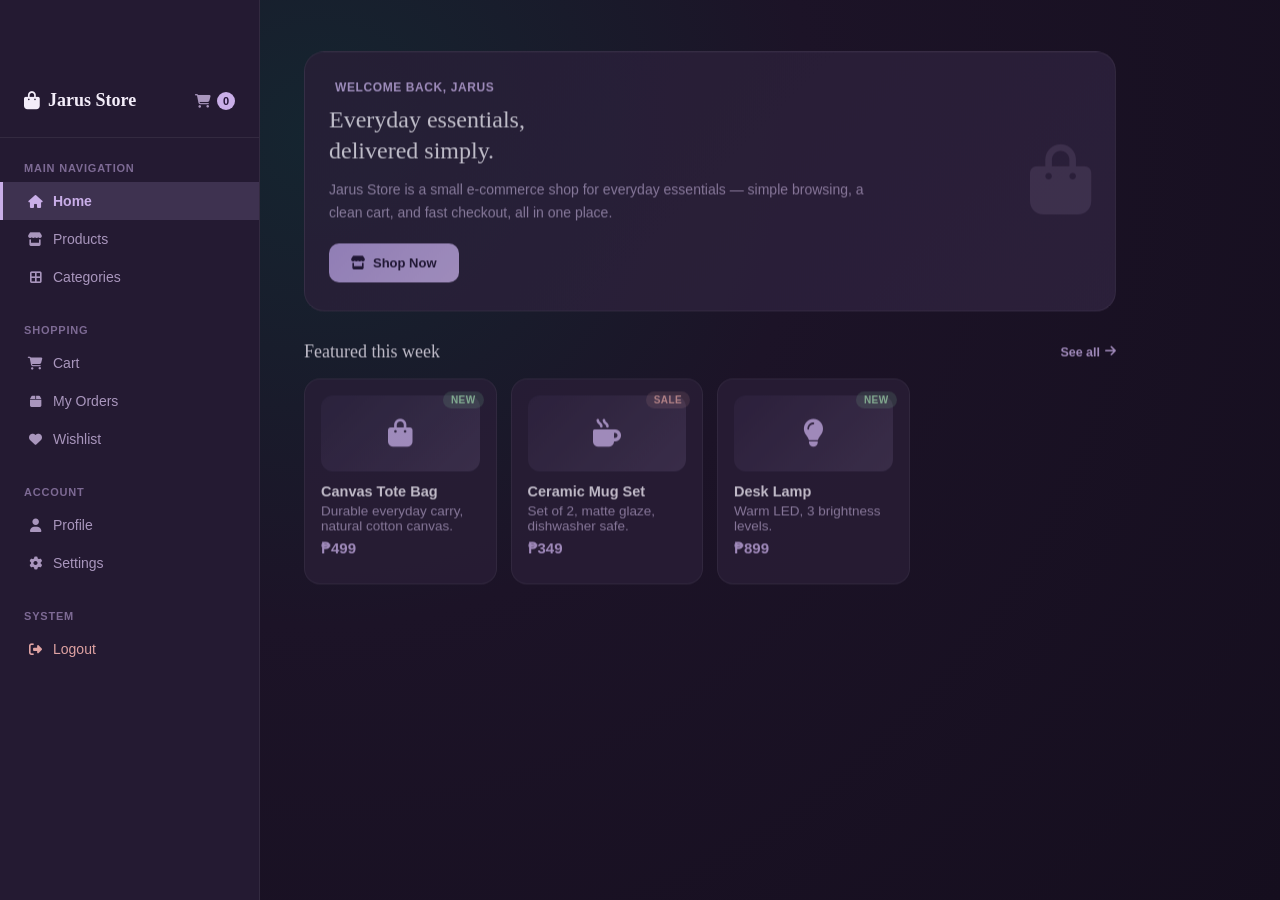
<file: index.html>
<!doctype html>
<html lang="en">
  <head>
    <meta charset="utf-8">
    <meta http-equiv="refresh" content="0; url=side-menu.html">
    <meta name="viewport" content="width=device-width,initial-scale=1">
    <title>Redirecting…</title>
  </head>
  <body>
    <p>Redirecting to <a href="side-menu.html">side-menu.html</a>. If you are not redirected, click the link.</p>
  </body>
</html>
</file>
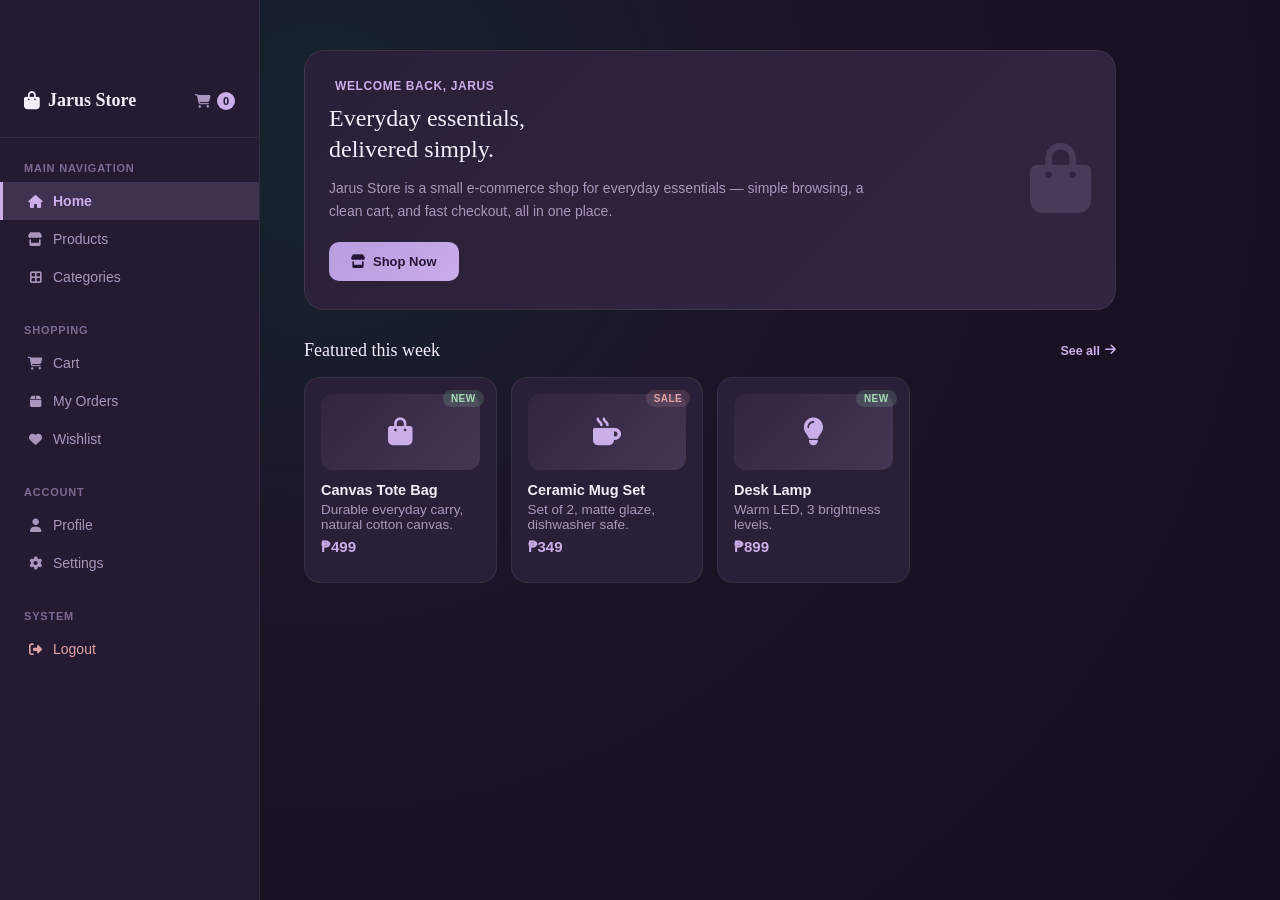
<file: side-menu.html>
<!DOCTYPE html>
<html lang="en">
<head>
<meta charset="UTF-8">
<meta name="viewport" content="width=device-width, initial-scale=1.0">
<title>Jarus Store</title>
<link rel="stylesheet" href="https://cdnjs.cloudflare.com/ajax/libs/font-awesome/6.5.1/css/all.min.css">
<link rel="stylesheet" href="side-menu.css">
</head>
<body>
  <!-- Mobile top bar -->
  <header class="topbar">
    <button class="menu-toggle" id="menuToggle" aria-label="Open menu">
      <span></span><span></span><span></span>
    </button>
    <div class="topbar-brand"><i class="fa-solid fa-bag-shopping"></i> Jarus Store</div>
    <button class="topbar-cart" id="topbarCartBtn" aria-label="Open cart">
      <i class="fa-solid fa-cart-shopping"></i>
      <span class="cart-badge" id="cartBadgeMobile">0</span>
    </button>
  </header>

  <div class="overlay" id="overlay"></div>

  <!-- Side menu bar container -->
  <aside class="sidebar" id="sidebar">

    <div class="store-name">
      <span class="brand"><i class="fa-solid fa-bag-shopping"></i> Jarus Store</span>
      <span class="cart-badge-wrap">
        <i class="fa-solid fa-cart-shopping"></i>
        <span class="cart-badge" id="cartBadge">0</span>
      </span>
    </div>

    <nav class="menu">

      <div class="menu-group">
        <p class="group-title">Main Navigation</p>
        <a href="#" class="menu-item active" data-page="home"><i class="fa-solid fa-house"></i> Home</a>
        <a href="#" class="menu-item" data-page="products"><i class="fa-solid fa-store"></i> Products</a>
        <a href="#" class="menu-item" data-page="categories"><i class="fa-solid fa-border-all"></i> Categories</a>
      </div>

      <div class="menu-group">
        <p class="group-title">Shopping</p>
        <a href="#" class="menu-item" data-page="cart"><i class="fa-solid fa-cart-shopping"></i> Cart</a>
        <a href="#" class="menu-item" data-page="orders"><i class="fa-solid fa-box"></i> My Orders</a>
        <a href="#" class="menu-item" data-page="wishlist"><i class="fa-solid fa-heart"></i> Wishlist</a>
      </div>

      <div class="menu-group">
        <p class="group-title">Account</p>
        <a href="#" class="menu-item" data-page="profile"><i class="fa-solid fa-user"></i> Profile</a>
        <a href="#" class="menu-item" data-page="settings"><i class="fa-solid fa-gear"></i> Settings</a>
      </div>

      <div class="menu-group">
        <p class="group-title">System</p>
        <a href="#" class="menu-item logout-link" id="logoutBtn" data-page="logout"><i class="fa-solid fa-right-from-bracket"></i> Logout</a>
      </div>

    </nav>
  </aside>

  <!-- Main content area -->
  <main class="main-content">

    <!-- HOME -->
    <section class="page active" id="page-home">
      <div class="hero">
        <div class="hero-text">
          <p class="eyebrow"><i class="fa-solid fa-sparkles"></i> Welcome back, Jarus</p>
          <h1>Everyday essentials,<br>delivered simply.</h1>
          <p class="lead">Jarus Store is a small e-commerce shop for everyday essentials — simple browsing, a clean cart, and fast checkout, all in one place.</p>
          <button class="btn btn-primary hero-cta" data-goto="products"><i class="fa-solid fa-store"></i> Shop Now</button>
        </div>
        <div class="hero-icon"><i class="fa-solid fa-bag-shopping"></i></div>
      </div>

      <div class="section-head">
        <h2 class="section-heading">Featured this week</h2>
        <a href="#" class="see-all" data-goto="products">See all <i class="fa-solid fa-arrow-right"></i></a>
      </div>
      <div class="card-grid">
        <div class="card feature-card">
          <span class="badge badge-new">New</span>
          <div class="product-thumb thumb-tote"><i class="fa-solid fa-bag-shopping"></i></div>
          <h3>Canvas Tote Bag</h3>
          <p class="muted">Durable everyday carry, natural cotton canvas.</p>
          <p class="price">₱499</p>
        </div>
        <div class="card feature-card">
          <span class="badge badge-sale">Sale</span>
          <div class="product-thumb thumb-mug"><i class="fa-solid fa-mug-hot"></i></div>
          <h3>Ceramic Mug Set</h3>
          <p class="muted">Set of 2, matte glaze, dishwasher safe.</p>
          <p class="price">₱349</p>
        </div>
        <div class="card feature-card">
          <span class="badge badge-new">New</span>
          <div class="product-thumb thumb-lamp"><i class="fa-solid fa-lightbulb"></i></div>
          <h3>Desk Lamp</h3>
          <p class="muted">Warm LED, 3 brightness levels.</p>
          <p class="price">₱899</p>
        </div>
      </div>
    </section>

    <!-- PRODUCTS -->
    <section class="page" id="page-products">
      <div class="page-header">
        <div>
          <h1>Products</h1>
          <p class="lead">Browse our current catalog and add items to your cart.</p>
        </div>
      </div>

      <div class="search-bar">
        <i class="fa-solid fa-magnifying-glass"></i>
        <input type="text" id="productSearch" placeholder="Search products...">
      </div>

      <div class="card-grid product-grid" id="productGrid">
        <div class="card product-card" data-search="canvas tote bag">
          <span class="badge badge-new">New</span>
          <div class="product-thumb thumb-tote"><i class="fa-solid fa-bag-shopping"></i></div>
          <h3>Canvas Tote Bag</h3>
          <div class="rating"><i class="fa-solid fa-star"></i><i class="fa-solid fa-star"></i><i class="fa-solid fa-star"></i><i class="fa-solid fa-star"></i><i class="fa-regular fa-star"></i> <span class="muted">(42)</span></div>
          <p class="price">₱499</p>
          <div class="qty-stepper" data-id="tote">
            <button class="qty-btn qty-minus" type="button">−</button>
            <span class="qty-value">1</span>
            <button class="qty-btn qty-plus" type="button">+</button>
          </div>
          <button class="btn btn-primary add-cart-btn" data-id="tote" data-name="Canvas Tote Bag" data-price="499" data-icon="fa-bag-shopping"><i class="fa-solid fa-cart-plus"></i> Add to Cart</button>
        </div>

        <div class="card product-card" data-search="ceramic mug set">
          <span class="badge badge-sale">Sale</span>
          <div class="product-thumb thumb-mug"><i class="fa-solid fa-mug-hot"></i></div>
          <h3>Ceramic Mug Set</h3>
          <div class="rating"><i class="fa-solid fa-star"></i><i class="fa-solid fa-star"></i><i class="fa-solid fa-star"></i><i class="fa-solid fa-star"></i><i class="fa-solid fa-star"></i> <span class="muted">(87)</span></div>
          <p class="price">₱349</p>
          <div class="qty-stepper" data-id="mug">
            <button class="qty-btn qty-minus" type="button">−</button>
            <span class="qty-value">1</span>
            <button class="qty-btn qty-plus" type="button">+</button>
          </div>
          <button class="btn btn-primary add-cart-btn" data-id="mug" data-name="Ceramic Mug Set" data-price="349" data-icon="fa-mug-hot"><i class="fa-solid fa-cart-plus"></i> Add to Cart</button>
        </div>

        <div class="card product-card" data-search="desk lamp">
          <div class="product-thumb thumb-lamp"><i class="fa-solid fa-lightbulb"></i></div>
          <h3>Desk Lamp</h3>
          <div class="rating"><i class="fa-solid fa-star"></i><i class="fa-solid fa-star"></i><i class="fa-solid fa-star"></i><i class="fa-solid fa-star"></i><i class="fa-regular fa-star"></i> <span class="muted">(56)</span></div>
          <p class="price">₱899</p>
          <div class="qty-stepper" data-id="lamp">
            <button class="qty-btn qty-minus" type="button">−</button>
            <span class="qty-value">1</span>
            <button class="qty-btn qty-plus" type="button">+</button>
          </div>
          <button class="btn btn-primary add-cart-btn" data-id="lamp" data-name="Desk Lamp" data-price="899" data-icon="fa-lightbulb"><i class="fa-solid fa-cart-plus"></i> Add to Cart</button>
        </div>

        <div class="card product-card" data-search="wireless mouse">
          <div class="product-thumb thumb-mouse"><i class="fa-solid fa-computer-mouse"></i></div>
          <h3>Wireless Mouse</h3>
          <div class="rating"><i class="fa-solid fa-star"></i><i class="fa-solid fa-star"></i><i class="fa-solid fa-star"></i><i class="fa-solid fa-star"></i><i class="fa-solid fa-star"></i> <span class="muted">(120)</span></div>
          <p class="price">₱650</p>
          <div class="qty-stepper" data-id="mouse">
            <button class="qty-btn qty-minus" type="button">−</button>
            <span class="qty-value">1</span>
            <button class="qty-btn qty-plus" type="button">+</button>
          </div>
          <button class="btn btn-primary add-cart-btn" data-id="mouse" data-name="Wireless Mouse" data-price="650" data-icon="fa-computer-mouse"><i class="fa-solid fa-cart-plus"></i> Add to Cart</button>
        </div>
      </div>
      <p class="empty-state search-empty" id="searchEmpty" style="display:none;">No products match your search.</p>
    </section>

    <!-- CATEGORIES -->
    <section class="page" id="page-categories">
      <h1>Categories</h1>
      <p class="lead">Shop by category to find what you need faster.</p>

      <div class="card-grid category-grid">
        <div class="card category-card">
          <div class="category-icon icon-home"><i class="fa-solid fa-couch"></i></div>
          <h3>Home &amp; Living</h3>
          <p class="muted">Mugs, lamps, and small decor pieces for your space.</p>
        </div>
        <div class="card category-card">
          <div class="category-icon icon-bags"><i class="fa-solid fa-briefcase"></i></div>
          <h3>Bags &amp; Accessories</h3>
          <p class="muted">Totes, pouches, and everyday carry essentials.</p>
        </div>
        <div class="card category-card">
          <div class="category-icon icon-tech"><i class="fa-solid fa-microchip"></i></div>
          <h3>Tech &amp; Gadgets</h3>
          <p class="muted">Simple, useful gadgets for work and study.</p>
        </div>
      </div>
    </section>

    <!-- CART -->
    <section class="page" id="page-cart">
      <h1>Cart</h1>
      <p class="lead">Review your items, adjust quantity, or remove them before checkout.</p>

      <div class="cart-layout">
        <div class="cart-items" id="cartList">
          <p class="empty-state"><i class="fa-solid fa-cart-shopping"></i><br>Your cart is empty. Add items from the Products page.</p>
        </div>

        <div class="order-summary">
          <h3><i class="fa-solid fa-receipt"></i> Order Summary</h3>
          <div class="summary-row">
            <span class="muted">Subtotal</span>
            <span id="cartSubtotal">₱0</span>
          </div>
          <div class="summary-row">
            <span class="muted">Shipping</span>
            <span id="cartShipping">₱0</span>
          </div>
          <div class="summary-row summary-total">
            <span>Total</span>
            <span id="cartTotal">₱0</span>
          </div>
          <button class="btn btn-primary checkout-btn" id="checkoutBtn"><i class="fa-solid fa-lock"></i> Checkout</button>
        </div>
      </div>
    </section>

    <!-- MY ORDERS -->
    <section class="page" id="page-orders">
      <h1>My Orders</h1>
      <p class="lead">A history of your recent purchases. New orders from checkout appear here as Pending.</p>

      <div class="list-panel" id="ordersList"></div>
    </section>

    <!-- WISHLIST -->
    <section class="page" id="page-wishlist">
      <h1>Wishlist</h1>
      <p class="lead">Saved items you might want to buy later.</p>

      <div class="list-panel">
        <div class="row-item">
          <div class="row-main">
            <span class="row-thumb"><i class="fa-solid fa-book"></i></span>
            <div>
              <strong>Leather Journal</strong>
              <p class="muted">A5 dotted pages, saddle-brown cover.</p>
            </div>
          </div>
          <button class="btn btn-small move-cart-btn" data-id="journal" data-name="Leather Journal" data-price="399" data-icon="fa-book"><i class="fa-solid fa-cart-plus"></i> Move to Cart</button>
        </div>
        <div class="row-item">
          <div class="row-main">
            <span class="row-thumb"><i class="fa-solid fa-bottle-water"></i></span>
            <div>
              <strong>Insulated Bottle</strong>
              <p class="muted">Keeps drinks cold for up to 24 hours.</p>
            </div>
          </div>
          <button class="btn btn-small move-cart-btn" data-id="bottle" data-name="Insulated Bottle" data-price="550" data-icon="fa-bottle-water"><i class="fa-solid fa-cart-plus"></i> Move to Cart</button>
        </div>
        <div class="row-item">
          <div class="row-main">
            <span class="row-thumb"><i class="fa-solid fa-box-archive"></i></span>
            <div>
              <strong>Desk Organizer</strong>
              <p class="muted">Bamboo tray with 4 compartments.</p>
            </div>
          </div>
          <button class="btn btn-small move-cart-btn" data-id="organizer" data-name="Desk Organizer" data-price="299" data-icon="fa-box-archive"><i class="fa-solid fa-cart-plus"></i> Move to Cart</button>
        </div>
      </div>
    </section>

    <!-- PROFILE -->
    <section class="page" id="page-profile">
      <h1>Profile</h1>
      <p class="lead">Sample user information for this account.</p>

      <div class="profile-card">
        <div class="avatar">MJ</div>
        <div>
          <h3>Maine Jarus Consul</h3>
          <p class="muted">2nd Year · BS Information Technology</p>
        </div>
      </div>

      <div class="list-panel info-panel">
        <div class="info-row"><span class="muted"><i class="fa-solid fa-user"></i> Name</span><span>Maine Jarus Consul</span></div>
        <div class="info-row"><span class="muted"><i class="fa-solid fa-envelope"></i> Email</span><span>jarus@gmail.com</span></div>
        <div class="info-row"><span class="muted"><i class="fa-solid fa-graduation-cap"></i> Course</span><span>BS Information Technology</span></div>
        <div class="info-row"><span class="muted"><i class="fa-solid fa-layer-group"></i> Year Level</span><span>2nd Year</span></div>
      </div>
    </section>

    <!-- SETTINGS -->
    <section class="page" id="page-settings">
      <h1>Settings</h1>
      <p class="lead">Manage your account preferences.</p>

      <div class="list-panel">
        <div class="row-item">
          <div class="row-main">
            <span class="row-thumb"><i class="fa-solid fa-user-gear"></i></span>
            <div>
              <strong>Account Settings</strong>
              <p class="muted">Update your name, email, and password.</p>
            </div>
          </div>
          <button class="btn btn-small">Manage</button>
        </div>
        <div class="row-item">
          <div class="row-main">
            <span class="row-thumb"><i class="fa-solid fa-shield-halved"></i></span>
            <div>
              <strong>Privacy Settings</strong>
              <p class="muted">Control who can see your profile and orders.</p>
            </div>
          </div>
          <label class="switch">
            <input type="checkbox" checked>
            <span class="slider"></span>
          </label>
        </div>
        <div class="row-item">
          <div class="row-main">
            <span class="row-thumb"><i class="fa-solid fa-bell"></i></span>
            <div>
              <strong>Notification Settings</strong>
              <p class="muted">Choose which updates you want to receive.</p>
            </div>
          </div>
          <label class="switch">
            <input type="checkbox" checked>
            <span class="slider"></span>
          </label>
        </div>
        <div class="row-item">
          <div class="row-main">
            <span class="row-thumb"><i class="fa-solid fa-circle-half-stroke"></i></span>
            <div>
              <strong>Theme</strong>
              <p class="muted">Switch between dark and light mode.</p>
            </div>
          </div>
          <button class="btn btn-small" id="themeToggleBtn">Toggle Theme</button>
        </div>
      </div>
    </section>

    <!-- LOGOUT -->
    <section class="page" id="page-logout">
      <div class="logout-panel">
        <div class="logout-icon"><i class="fa-solid fa-right-from-bracket"></i></div>
        <h1>Logout</h1>
        <p class="lead">This page represents the logout section of the app.</p>
        <p class="muted">Clicking below will end your current session. In this assignment build, it just shows a confirmation message — no account is actually connected yet.</p>
        <button class="btn btn-primary" id="logoutPageBtn"><i class="fa-solid fa-right-from-bracket"></i> Log Out</button>
      </div>
    </section>

  </main>

  <!-- Mobile bottom nav -->
  <nav class="bottom-nav" id="bottomNav">
    <a href="#" class="bottom-nav-item active" data-page="home"><i class="fa-solid fa-house"></i><span>Home</span></a>
    <a href="#" class="bottom-nav-item" data-page="products"><i class="fa-solid fa-store"></i><span>Shop</span></a>
    <a href="#" class="bottom-nav-item" data-page="cart"><i class="fa-solid fa-cart-shopping"></i><span>Cart</span></a>
    <a href="#" class="bottom-nav-item" data-page="wishlist"><i class="fa-solid fa-heart"></i><span>Wishlist</span></a>
    <a href="#" class="bottom-nav-item" data-page="profile"><i class="fa-solid fa-user"></i><span>Profile</span></a>
  </nav>

<script src="side-menu.js"></script>
</body>
</html>
</file>
<file: side-menu.css>
:root{
  --bg-1: #1c1327;
  --bg-2: #150e1e;
  --sidebar-bg: #241a32;
  --card-bg: #2a1f38;
  --card-soft: #322542;
  --teal: #c9aee8;
  --teal-soft: rgba(201,174,232,0.16);
  --coral: #e0a3a3;
  --coral-soft: rgba(224,163,163,0.16);
  --text: #f3edf9;
  --text-dim: #a996bd;
  --group-title: #7d6a94;
  --border-soft: rgba(255,255,255,0.07);
  --green: #a3d9b1;
  --amber: #e3c98f;
  --red: #e0a3a3;
}

body.light-theme{
  --bg-1: #f3eef9;
  --bg-2: #ffffff;
  --sidebar-bg: #ffffff;
  --card-bg: #faf7fd;
  --card-soft: #efe6f7;
  --teal: #8a5fc4;
  --teal-soft: rgba(138,95,196,0.12);
  --coral: #c46f6f;
  --coral-soft: rgba(196,111,111,0.12);
  --text: #241537;
  --text-dim: #7a6a8c;
  --group-title: #9a8caa;
  --border-soft: rgba(0,0,0,0.08);
}

*{ box-sizing: border-box; }

html, body{
  height: 100%;
  margin: 0;
}

body{
  font-family: 'Segoe UI', Tahoma, Geneva, Verdana, sans-serif;
  background: radial-gradient(circle at 25% 15%, #152530 0%, var(--bg-1) 40%, var(--bg-2) 100%);
  color: var(--text);
  transition: background 0.3s ease, color 0.3s ease;
}

body.light-theme{
  background: radial-gradient(circle at 25% 15%, #e3f3f0 0%, var(--bg-1) 40%, var(--bg-2) 100%);
}

a{ text-decoration: none; }

/* ---------- Mobile top bar ---------- */
.topbar{
  display: flex;
  align-items: center;
  justify-content: space-between;
  position: fixed;
  top: 0; left: 0; right: 0;
  height: 64px;
  padding: 0 16px;
  background: var(--sidebar-bg);
  border-bottom: 1px solid var(--border-soft);
  z-index: 30;
}

.topbar-brand{
  font-family: Georgia, 'Times New Roman', serif;
  font-weight: 600;
  font-size: 16px;
  display: flex;
  align-items: center;
  gap: 8px;
  color: var(--text);
}

.topbar-cart{
  position: relative;
  background: var(--card-soft);
  border: 1px solid var(--border-soft);
  border-radius: 10px;
  width: 38px;
  height: 38px;
  color: var(--text);
  font-size: 15px;
  cursor: pointer;
  display: flex;
  align-items: center;
  justify-content: center;
}

.topbar-cart .cart-badge{
  position: absolute;
  top: -6px;
  right: -6px;
}

/* Menu toggle button (hamburger) */
.menu-toggle{
  width: 38px;
  height: 38px;
  background: var(--card-soft);
  border: 1px solid var(--border-soft);
  border-radius: 10px;
  display: flex;
  flex-direction: column;
  align-items: center;
  justify-content: center;
  gap: 5px;
  cursor: pointer;
  transition: background 0.2s ease;
}

.menu-toggle:hover{
  background: var(--teal-soft);
}

.menu-toggle span{
  width: 16px;
  height: 2px;
  background: var(--text);
  border-radius: 2px;
  transition: transform 0.25s ease, opacity 0.25s ease;
}

.menu-toggle.open span:nth-child(1){ transform: translateY(7px) rotate(45deg); }
.menu-toggle.open span:nth-child(2){ opacity: 0; }
.menu-toggle.open span:nth-child(3){ transform: translateY(-7px) rotate(-45deg); }

/* ---------- Sidebar ---------- */
.sidebar{
  position: fixed;
  top: 0;
  left: 0;
  height: 100%;
  width: 260px;
  background: var(--sidebar-bg);
  box-shadow: 8px 0 30px rgba(10,5,18,0.4);
  transform: translateX(-100%);
  transition: transform 0.3s ease, background 0.3s ease;
  z-index: 25;
  padding: 90px 0 30px;
  overflow-y: auto;
}

.sidebar.open{
  transform: translateX(0);
}

.store-name{
  font-family: Georgia, 'Times New Roman', serif;
  font-size: 18px;
  font-weight: 600;
  color: var(--text);
  padding: 0 24px 26px;
  margin-bottom: 10px;
  border-bottom: 1px solid var(--border-soft);
  display: flex;
  align-items: center;
  justify-content: space-between;
}

.brand{
  display: flex;
  align-items: center;
  gap: 8px;
}

.cart-badge-wrap{
  font-family: 'Segoe UI', Tahoma, Geneva, Verdana, sans-serif;
  font-size: 14px;
  color: var(--text-dim);
  display: flex;
  align-items: center;
  gap: 6px;
}

.cart-badge{
  background: var(--teal);
  color: #241537;
  font-weight: 700;
  font-size: 11px;
  min-width: 18px;
  height: 18px;
  border-radius: 999px;
  display: inline-flex;
  align-items: center;
  justify-content: center;
  padding: 0 5px;
  transition: transform 0.15s ease;
}

.cart-badge.bump{ transform: scale(1.3); }

.menu{ display: flex; flex-direction: column; }
.menu-group{ padding: 14px 0; }

.group-title{
  font-size: 11px;
  font-weight: 600;
  letter-spacing: 0.8px;
  text-transform: uppercase;
  color: var(--group-title);
  padding: 0 24px;
  margin: 0 0 8px;
}

.menu-item{
  display: flex;
  align-items: center;
  gap: 10px;
  padding: 11px 24px;
  font-size: 14px;
  color: var(--text-dim);
  border-left: 3px solid transparent;
  transition: background 0.2s ease, color 0.2s ease, border-color 0.2s ease;
}

.menu-item i{ width: 16px; text-align: center; font-size: 13px; }

.menu-item:hover{ background: var(--teal-soft); color: var(--text); }

.menu-item.active{
  background: var(--teal-soft);
  color: var(--teal);
  font-weight: 600;
  border-left: 3px solid var(--teal);
}

.logout-link{ color: var(--red); }
.logout-link:hover{ background: rgba(224,163,163,0.12); color: var(--red); }

.overlay{
  position: fixed;
  inset: 0;
  background: rgba(10,5,18,0.5);
  opacity: 0;
  pointer-events: none;
  transition: opacity 0.3s ease;
  z-index: 20;
}

.overlay.show{ opacity: 1; pointer-events: auto; }

/* ---------- Main content ---------- */
.main-content{
  padding: 84px 16px 90px;
  max-width: 900px;
  margin: 0 auto;
}

.page{ display: none; animation: fadeIn 0.25s ease; }
.page.active{ display: block; }

@keyframes fadeIn{
  from{ opacity: 0; transform: translateY(6px); }
  to{ opacity: 1; transform: translateY(0); }
}

.main-content h1{
  font-family: Georgia, 'Times New Roman', serif;
  font-weight: 500;
  font-size: 24px;
  margin: 0 0 10px;
}

.section-heading{
  font-family: Georgia, 'Times New Roman', serif;
  font-weight: 500;
  font-size: 18px;
  margin: 0;
}

.section-head{
  display: flex;
  align-items: center;
  justify-content: space-between;
  margin: 30px 0 14px;
}

.see-all{
  font-size: 12.5px;
  font-weight: 600;
  color: var(--teal);
  display: flex;
  align-items: center;
  gap: 5px;
}

.lead{
  font-size: 14px;
  line-height: 1.6;
  color: var(--text-dim);
  margin: 0 0 6px;
  max-width: 560px;
}

.muted{ color: var(--text-dim); font-size: 13.5px; margin: 4px 0 0; }
.muted i{ width: 14px; text-align: center; margin-right: 2px; }

/* ---------- Hero (Home) ---------- */
.hero{
  background: linear-gradient(135deg, var(--card-bg), var(--card-soft));
  border: 1px solid var(--border-soft);
  border-radius: 20px;
  padding: 28px 24px;
  display: flex;
  align-items: center;
  justify-content: space-between;
  gap: 20px;
  overflow: hidden;
  position: relative;
}

.eyebrow{
  font-size: 12px;
  font-weight: 600;
  color: var(--teal);
  text-transform: uppercase;
  letter-spacing: 0.6px;
  display: flex;
  align-items: center;
  gap: 6px;
  margin: 0 0 10px;
}

.hero-text h1{
  font-size: 24px;
  line-height: 1.3;
  margin: 0 0 12px;
}

.hero-cta{ margin-top: 14px; }

.hero-icon{
  font-size: 70px;
  color: var(--teal-soft);
  flex-shrink: 0;
  display: none;
}

/* ---------- Card grid & product cards ---------- */
.card-grid{
  display: grid;
  grid-template-columns: repeat(auto-fill, minmax(160px, 1fr));
  gap: 14px;
  margin-top: 16px;
}

.card{
  background: var(--card-bg);
  border: 1px solid var(--border-soft);
  border-radius: 16px;
  padding: 16px;
  position: relative;
  transition: transform 0.2s ease, box-shadow 0.2s ease, background 0.3s ease;
}

.card:hover{
  transform: translateY(-3px);
  box-shadow: 0 12px 24px rgba(10,5,18,0.3);
}

.card h3{ font-size: 14.5px; margin: 0 0 4px; }

.badge{
  position: absolute;
  top: 12px;
  right: 12px;
  font-size: 10px;
  font-weight: 700;
  text-transform: uppercase;
  letter-spacing: 0.4px;
  padding: 3px 8px;
  border-radius: 999px;
  z-index: 2;
}

.badge-new{ background: rgba(143,214,168,0.18); color: var(--green); }
.badge-sale{ background: var(--coral-soft); color: var(--coral); }

.price{ font-weight: 700; color: var(--teal); margin: 6px 0 10px; font-size: 15px; }

/* Product thumbnails */
.product-thumb{
  width: 100%;
  height: 88px;
  border-radius: 12px;
  background: linear-gradient(135deg, var(--card-soft), var(--teal-soft));
  display: flex;
  align-items: center;
  justify-content: center;
  font-size: 32px;
  color: var(--teal);
  margin-bottom: 12px;
}

.feature-card .product-thumb{ height: 76px; font-size: 28px; }

.rating{
  font-size: 11px;
  color: var(--amber);
  letter-spacing: 1px;
  margin: 2px 0 4px;
}

.rating i{ font-size: 10px; }
.rating .muted{ font-size: 11px; letter-spacing: normal; color: var(--text-dim); }

/* Quantity stepper */
.qty-stepper{
  display: flex;
  align-items: center;
  gap: 10px;
  margin: 10px 0 12px;
}

.qty-btn{
  width: 26px;
  height: 26px;
  border-radius: 8px;
  border: 1px solid var(--border-soft);
  background: var(--card-soft);
  color: var(--text);
  font-size: 15px;
  font-weight: 700;
  line-height: 1;
  cursor: pointer;
  display: flex;
  align-items: center;
  justify-content: center;
  transition: background 0.2s ease;
}

.qty-btn:hover{ background: var(--teal-soft); color: var(--teal); }

.qty-value{ min-width: 18px; text-align: center; font-weight: 600; font-size: 13px; }

.product-card{ display: flex; flex-direction: column; align-items: flex-start; text-align: left; }
.product-card .btn-primary{ width: 100%; }

/* Category cards */
.category-card{ text-align: center; }

.category-icon{
  width: 56px;
  height: 56px;
  border-radius: 16px;
  display: flex;
  align-items: center;
  justify-content: center;
  font-size: 22px;
  margin: 0 auto 12px;
}

.icon-home{ background: rgba(163,217,177,0.15); color: var(--green); }
.icon-bags{ background: var(--teal-soft); color: var(--teal); }
.icon-tech{ background: rgba(227,201,143,0.18); color: var(--amber); }

/* ---------- Buttons ---------- */
.btn{
  background: var(--card-soft);
  color: var(--text);
  border: 1px solid var(--border-soft);
  border-radius: 10px;
  padding: 10px 16px;
  font-family: 'Segoe UI', Tahoma, Geneva, Verdana, sans-serif;
  font-size: 13px;
  font-weight: 600;
  cursor: pointer;
  transition: background 0.2s ease, transform 0.15s ease;
  display: inline-flex;
  align-items: center;
  gap: 7px;
  justify-content: center;
}

.btn:hover{ background: var(--teal-soft); color: var(--teal); }
.btn:active{ transform: scale(0.97); }

.btn-primary{
  background: linear-gradient(135deg, #b79ce0, var(--teal));
  color: #241537;
  border: none;
  padding: 12px 22px;
}

.btn-primary:hover{ filter: brightness(1.05); color: #241537; }

.btn-small{ padding: 8px 14px; font-size: 12px; }

/* ---------- Search bar ---------- */
.search-bar{
  display: flex;
  align-items: center;
  gap: 10px;
  background: var(--card-bg);
  border: 1px solid var(--border-soft);
  border-radius: 12px;
  padding: 10px 14px;
  margin-top: 14px;
  color: var(--text-dim);
}

.search-bar input{
  flex: 1;
  background: transparent;
  border: none;
  outline: none;
  color: var(--text);
  font-family: 'Segoe UI', Tahoma, Geneva, Verdana, sans-serif;
  font-size: 13.5px;
}

.search-bar input::placeholder{ color: var(--text-dim); }

.search-empty{ margin-top: 16px; }

/* ---------- List panels ---------- */
.list-panel{
  margin-top: 16px;
  display: flex;
  flex-direction: column;
  gap: 10px;
}

.row-item{
  background: var(--card-bg);
  border: 1px solid var(--border-soft);
  border-radius: 14px;
  padding: 14px 16px;
  display: flex;
  align-items: center;
  justify-content: space-between;
  gap: 14px;
  flex-wrap: wrap;
}

.row-item strong{ font-size: 14px; }

.row-main{ display: flex; align-items: center; gap: 12px; }

.row-thumb{
  width: 40px;
  height: 40px;
  flex-shrink: 0;
  border-radius: 10px;
  background: var(--card-soft);
  display: flex;
  align-items: center;
  justify-content: center;
  font-size: 16px;
  color: var(--teal);
}

.status-icon-delivered{ color: var(--green); background: rgba(143,214,168,0.15); }
.status-icon-shipped{ color: var(--amber); background: rgba(232,207,138,0.15); }
.status-icon-pending{ color: var(--red); background: rgba(224,163,163,0.15); }

.empty-state{
  color: var(--text-dim);
  font-size: 13.5px;
  padding: 30px 20px;
  text-align: center;
  border: 1px dashed var(--border-soft);
  border-radius: 14px;
}

.empty-state i{ font-size: 22px; margin-bottom: 8px; display: inline-block; }

.status{
  font-size: 11px;
  font-weight: 700;
  text-transform: uppercase;
  letter-spacing: 0.4px;
  padding: 4px 10px;
  border-radius: 999px;
}

.status-delivered{ background: rgba(143,214,168,0.15); color: var(--green); }
.status-shipped{ background: rgba(232,207,138,0.15); color: var(--amber); }
.status-pending{ background: rgba(224,163,163,0.15); color: var(--red); }

.amount{ font-weight: 600; color: var(--teal); min-width: 70px; text-align: right; }

/* ---------- Cart layout ---------- */
.cart-layout{
  display: grid;
  grid-template-columns: 1fr;
  gap: 18px;
  margin-top: 16px;
  align-items: start;
}

.cart-items{ display: flex; flex-direction: column; gap: 10px; }

.cart-row{
  background: var(--card-bg);
  border: 1px solid var(--border-soft);
  border-radius: 14px;
  padding: 14px;
  display: flex;
  flex-wrap: wrap;
  align-items: center;
  gap: 12px;
}

.cart-row-thumb{
  width: 44px;
  height: 44px;
  flex-shrink: 0;
  border-radius: 10px;
  background: var(--card-soft);
  display: flex;
  align-items: center;
  justify-content: center;
  font-size: 18px;
  color: var(--teal);
}

.cart-row-info{ flex: 1; min-width: 110px; }
.cart-row-info strong{ font-size: 13.5px; display: block; }
.cart-row-info .unit-price{ font-size: 12px; color: var(--text-dim); margin: 2px 0 0; }

.cart-row-qty{ display: flex; align-items: center; gap: 8px; }

.cart-row-subtotal{
  min-width: 60px;
  text-align: right;
  font-weight: 600;
  color: var(--teal);
  font-size: 13.5px;
}

.remove-btn{
  width: 30px;
  height: 30px;
  border-radius: 8px;
  border: 1px solid var(--border-soft);
  background: transparent;
  color: var(--red);
  font-size: 13px;
  cursor: pointer;
  display: flex;
  align-items: center;
  justify-content: center;
  transition: background 0.2s ease, transform 0.15s ease;
}

.remove-btn:hover{ background: rgba(224,163,163,0.14); }
.remove-btn:active{ transform: scale(0.92); }

.order-summary{
  background: var(--card-bg);
  border: 1px solid var(--border-soft);
  border-radius: 16px;
  padding: 20px;
  align-self: start;
}

.order-summary h3{
  font-family: Georgia, 'Times New Roman', serif;
  font-weight: 500;
  font-size: 15px;
  margin: 0 0 14px;
  display: flex;
  align-items: center;
  gap: 8px;
}

.summary-row{ display: flex; justify-content: space-between; font-size: 13px; padding: 7px 0; }

.summary-total{
  border-top: 1px solid var(--border-soft);
  margin-top: 6px;
  padding-top: 12px;
  font-weight: 700;
  font-size: 15px;
}

.summary-total span:last-child{ color: var(--teal); }

.checkout-btn{ width: 100%; margin-top: 14px; }

/* ---------- Profile ---------- */
.profile-card{
  display: flex;
  align-items: center;
  gap: 16px;
  background: var(--card-bg);
  border: 1px solid var(--border-soft);
  border-radius: 16px;
  padding: 18px 20px;
  margin-top: 16px;
}

.avatar{
  width: 56px;
  height: 56px;
  border-radius: 50%;
  background: linear-gradient(135deg, #b79ce0, var(--teal));
  color: #241537;
  font-family: Georgia, 'Times New Roman', serif;
  font-weight: 600;
  font-size: 18px;
  display: flex;
  align-items: center;
  justify-content: center;
  flex-shrink: 0;
}

.profile-card h3{ margin: 0 0 2px; font-size: 15px; }

.info-panel{
  background: var(--card-bg);
  border: 1px solid var(--border-soft);
  border-radius: 14px;
  padding: 6px 18px;
}

.info-row{
  display: flex;
  justify-content: space-between;
  padding: 12px 0;
  border-bottom: 1px solid var(--border-soft);
  font-size: 13.5px;
}

.info-row:last-child{ border-bottom: none; }

/* ---------- Toggle switch (settings) ---------- */
.switch{
  position: relative;
  display: inline-block;
  width: 42px;
  height: 24px;
  flex-shrink: 0;
}

.switch input{ opacity: 0; width: 0; height: 0; }

.slider{
  position: absolute;
  cursor: pointer;
  inset: 0;
  background: var(--card-soft);
  border: 1px solid var(--border-soft);
  border-radius: 999px;
  transition: background 0.2s ease;
}

.slider::before{
  content: "";
  position: absolute;
  height: 16px;
  width: 16px;
  left: 3px;
  top: 3px;
  background: var(--text-dim);
  border-radius: 50%;
  transition: transform 0.2s ease, background 0.2s ease;
}

.switch input:checked + .slider{ background: var(--teal-soft); border-color: var(--teal); }
.switch input:checked + .slider::before{ transform: translateX(18px); background: var(--teal); }

/* ---------- Logout page ---------- */
.logout-panel{
  text-align: center;
  max-width: 340px;
  margin: 30px auto 0;
  background: var(--card-bg);
  border: 1px solid var(--border-soft);
  border-radius: 18px;
  padding: 34px 24px;
}

.logout-icon{
  width: 60px;
  height: 60px;
  border-radius: 50%;
  background: rgba(224,163,163,0.15);
  color: var(--red);
  font-size: 22px;
  display: flex;
  align-items: center;
  justify-content: center;
  margin: 0 auto 16px;
}

.logout-panel .lead,
.logout-panel .muted{ margin-left: auto; margin-right: auto; }
.logout-panel .btn{ margin-top: 18px; }

/* ---------- Mobile bottom nav ---------- */
.bottom-nav{
  position: fixed;
  bottom: 0; left: 0; right: 0;
  background: var(--sidebar-bg);
  border-top: 1px solid var(--border-soft);
  display: flex;
  justify-content: space-around;
  padding: 8px 4px calc(env(safe-area-inset-bottom, 0px) + 8px);
  z-index: 22;
}

.bottom-nav-item{
  display: flex;
  flex-direction: column;
  align-items: center;
  gap: 3px;
  color: var(--text-dim);
  font-size: 10px;
  font-weight: 600;
  padding: 4px 8px;
  border-radius: 10px;
  transition: color 0.2s ease, background 0.2s ease;
}

.bottom-nav-item i{ font-size: 16px; }
.bottom-nav-item:hover{ color: var(--text); }
.bottom-nav-item.active{ color: var(--teal); background: var(--teal-soft); }

/* ---------- Responsive: tablet / desktop ---------- */
@media (min-width: 640px){
  .hero-icon{ display: block; }
  .card-grid{ grid-template-columns: repeat(auto-fill, minmax(190px, 1fr)); }
}

@media (min-width: 700px){
  .cart-layout{ grid-template-columns: 1fr 280px; }
}

@media (min-width: 900px){
  .topbar{ display: none; }
  .bottom-nav{ display: none; }

  .sidebar{
    transform: translateX(0);
    box-shadow: none;
    border-right: 1px solid var(--border-soft);
  }

  .overlay{ display: none; }

  .main-content{
    margin-left: 260px;
    padding: 50px 44px 50px;
  }
}
</file>
